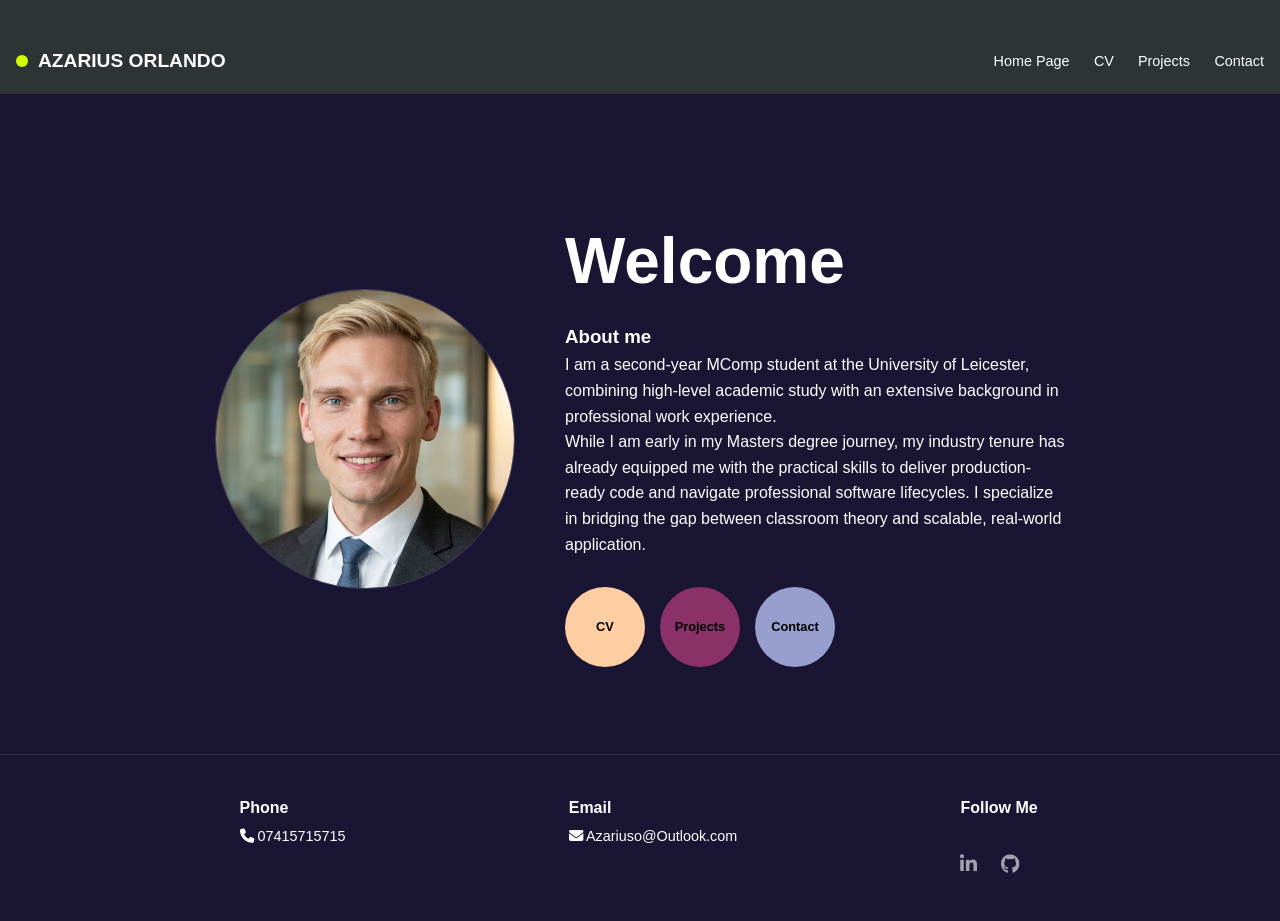
<file: index.html>
<!DOCTYPE html>
<html lang="en">
<head>
    <meta charset="UTF-8">
    <meta name="viewport" content="width=device-width, initial-scale=1.0">
    <title>Azarius Orlando | Software Developer </title>
    <link rel="stylesheet" href="Style.css">
	<link rel="stylesheet" href="https://cdnjs.cloudflare.com/ajax/libs/font-awesome/6.5.1/css/all.min.css">
</head>
<body>

    <header>
        <div class="logo">
            <span class="dot"></span>
            <div>
                <h1>Azarius Orlando</h1>
            </div>
        </div>
        <nav>
		    <a href="index.html">Home Page</a>
            <a href="Resume.html">CV </a>
            <a href="Projects.html">Projects</a>
            <a href="Contact.html">Contact</a>
        </nav>
    </header>

    <main class="hero">
        <div class="profile-container">
            <div class="profile-pic">
                <img src="Images/suitzar.png" alt="Azarius Orlando">
            </div>
        </div>
        
        <div class="bio-container">
            <h1>Welcome</h1>
            <h3>About me</h3>
            <p>I am a second-year MComp student at the University of Leicester, combining high-level academic study with an extensive background in professional work experience.
<br>
While I am early in my Masters degree journey, my industry tenure has already equipped me with the practical skills to deliver production-ready code and navigate professional software lifecycles. 
I specialize in bridging the gap between classroom theory and scalable, real-world application.</p>
            
            <div class="button-group">
                <a href="Resume.html" class="btn yellow">CV</a>
                <a href="Projects.html" class="btn orange">Projects</a>
                <a href="Contact.html" class="btn blue">Contact</a>
            </div>
        </div>
    </main>

    <footer>
        <div class="footer-item">
            <h4>Phone</h4>
            <p><i class="fa-solid fa-phone"></i>  07415715715</p>
        </div>
        <div class="footer-item">
            <h4>Email</h4>
			
			
            <p><i class="fas fa-envelope"></i>  Azariuso@Outlook.com</p>
        </div>
        <div class="footer-item">
            <h4>Follow Me</h4>
            <div class="social-icons">
                <div class="social-links">
                <a href="https://www.linkedin.com/in/azariuso/"><i class="fab fa-linkedin-in"></i></a>
                <a href="https://github.com/AzariusO/AzariusO"><i class="fab fa-github"></i></a>
            </div>
            </div>
        </div>
    </footer>

</body>
</html>
</file>
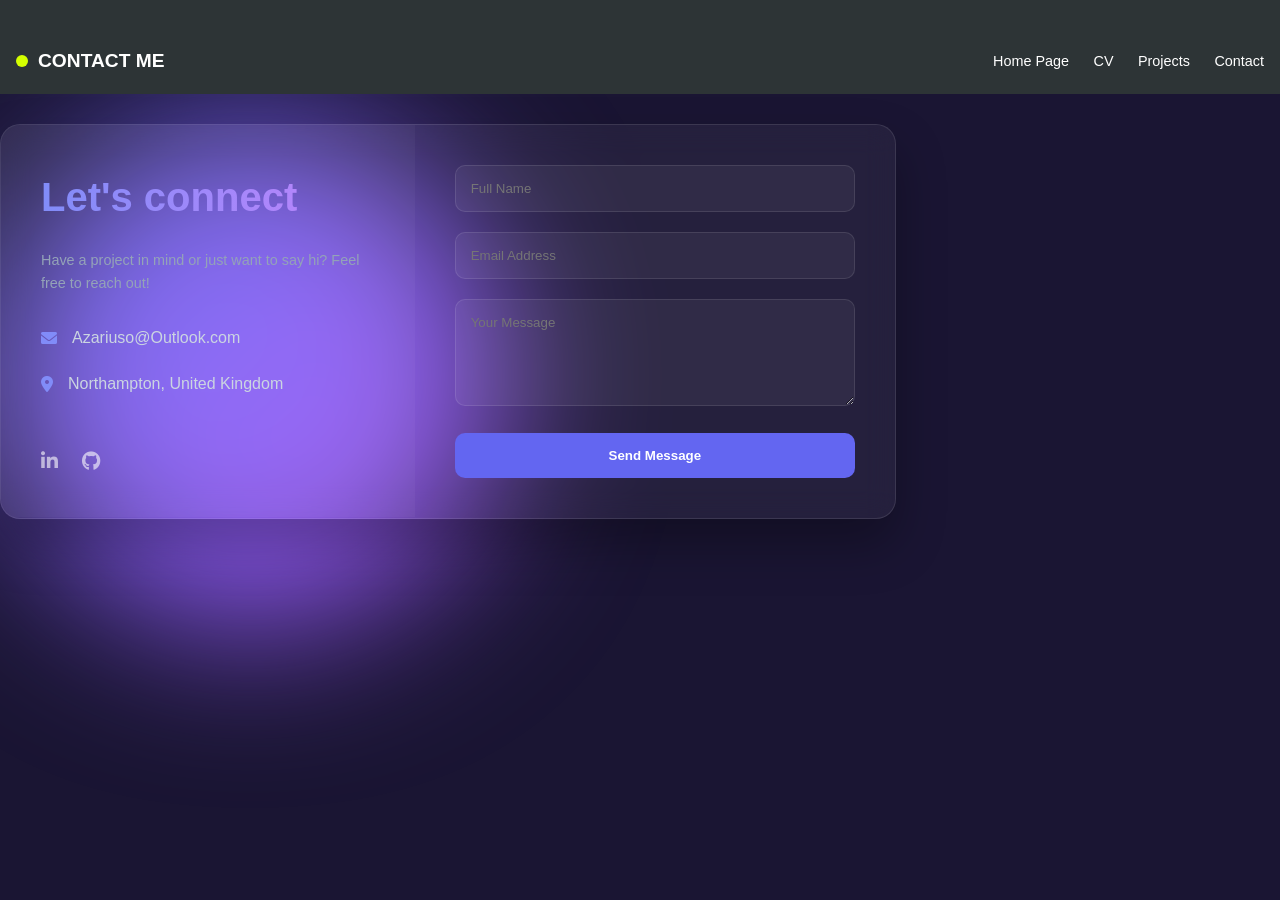
<file: Contact.html>
<!DOCTYPE html>
<html lang="en">
<head>
    <meta charset="UTF-8">
    <meta name="viewport" content="width=device-width, initial-scale=1.0">
    <title>Contact Me</title>
    <link rel="stylesheet" href="Style.css">
    <link rel="stylesheet" href="https://cdnjs.cloudflare.com/ajax/libs/font-awesome/6.0.0/css/all.min.css">
</head>
<body>
 <header>
        <div class="logo">
            <span class="dot"></span>
            <div>
               <h1>Contact Me</h1>
            </div>
        </div>
        <nav>
		    <a href="index.html">Home Page</a>
            <a href="Resume.html">CV</a>
            <a href="Projects.html">Projects</a>
            <a href="Contact.html">Contact</a>
        </nav>
    </header>
	

    <div class="background-blob"></div>
    
    <div class="contact-container">
        <div class="contact-info">
            <h2>Let's connect</h2>
            <p>Have a project in mind or just want to say hi? Feel free to reach out!</p>
            
            <div class="info-item">
                <i class="fas fa-envelope"></i>
                <span>Azariuso@Outlook.com</span>
            </div>
            <div class="info-item">
                <i class="fas fa-map-marker-alt"></i>
                <span>Northampton, United Kingdom</span>
            </div>

            <div class="social-links">
                <a href="https://www.linkedin.com/in/azariuso/"><i class="fab fa-linkedin-in"></i></a>
                <a href="https://github.com/AzariusO/AzariusO"><i class="fab fa-github"></i></a>
            </div>
        </div>

        <form method="post" action="mailto:Azariuso@Outlook.com" class="contact-form">
            <div class="input-group">
                <input type="text" placeholder="Full Name" required>
            </div>
            <div class="input-group">
                <input type="email" placeholder="Email Address" required>
            </div>
            <div class="input-group">
                <textarea placeholder="Your Message" rows="5" required></textarea>
            </div>
            <button type="submit" value="Send Email" class="submit-btn">Send Message</button>
        </form>
    </div>
</body>
</html>
</file>
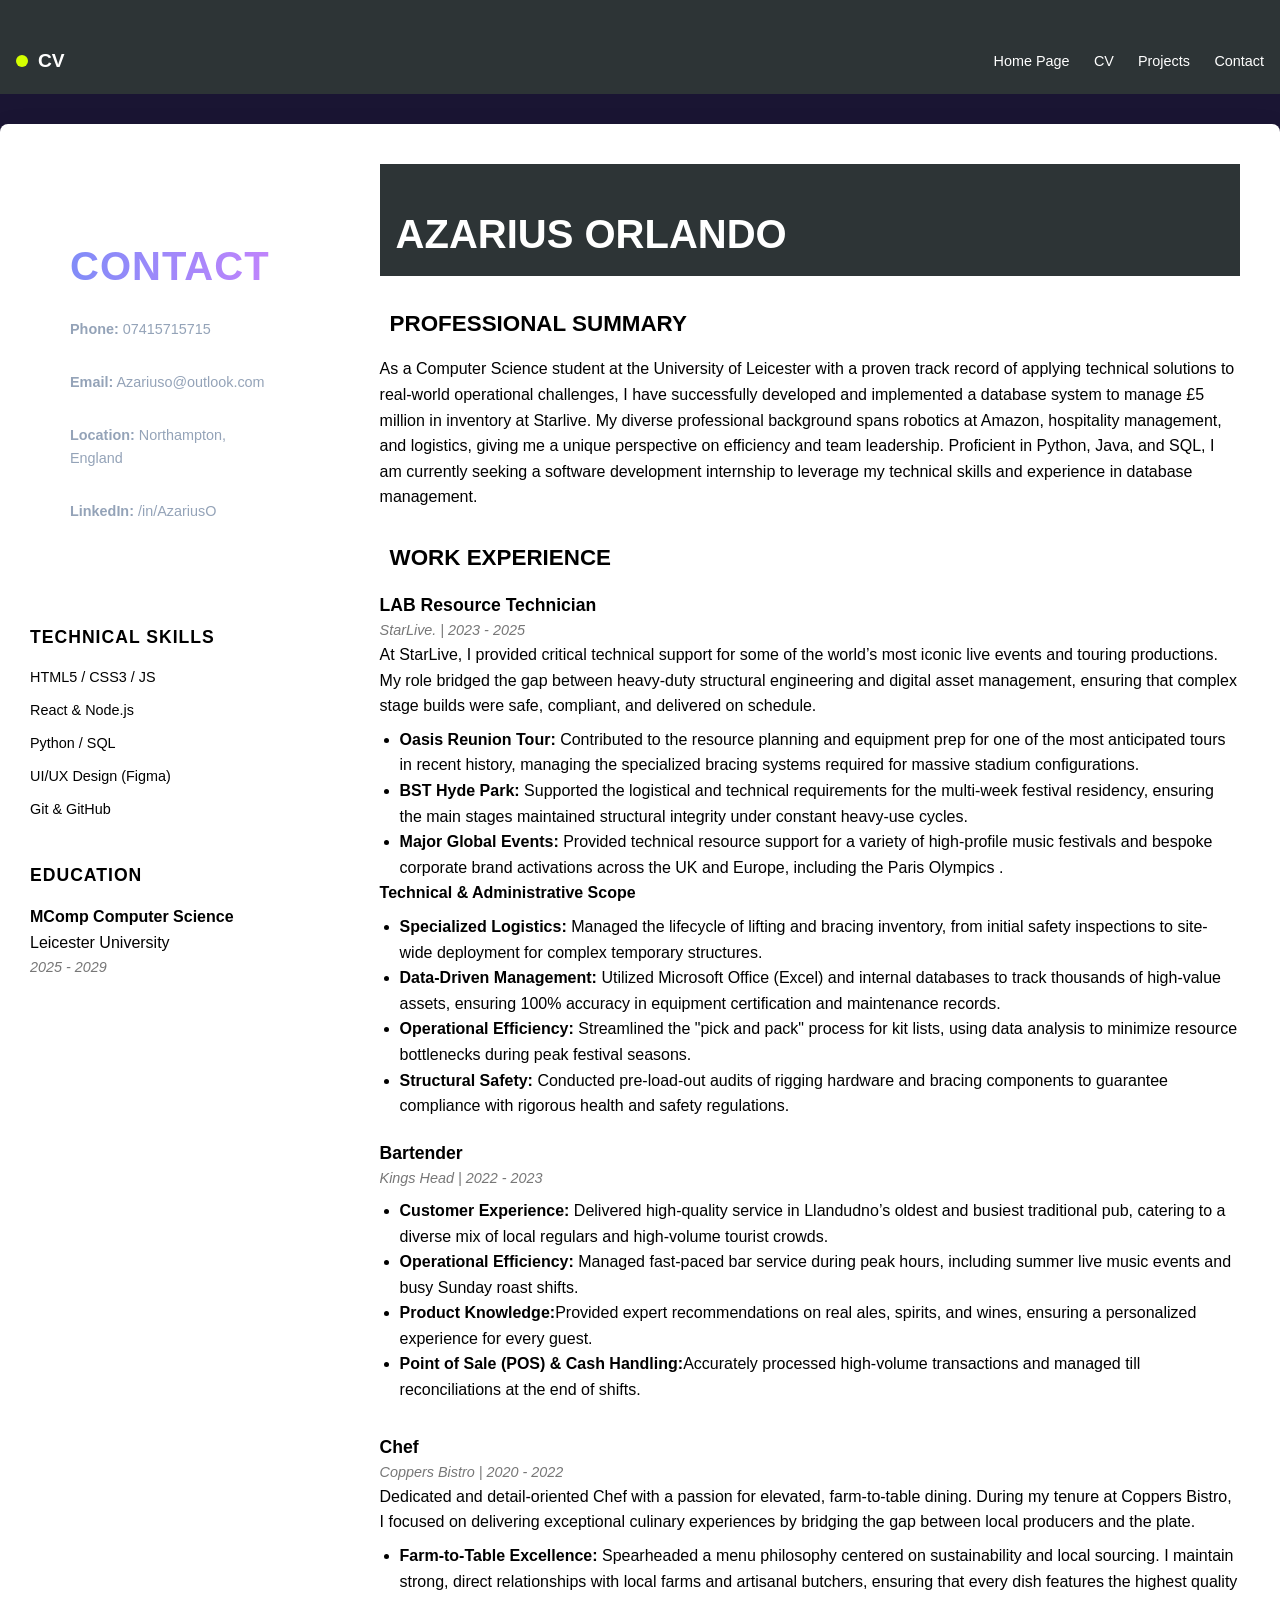
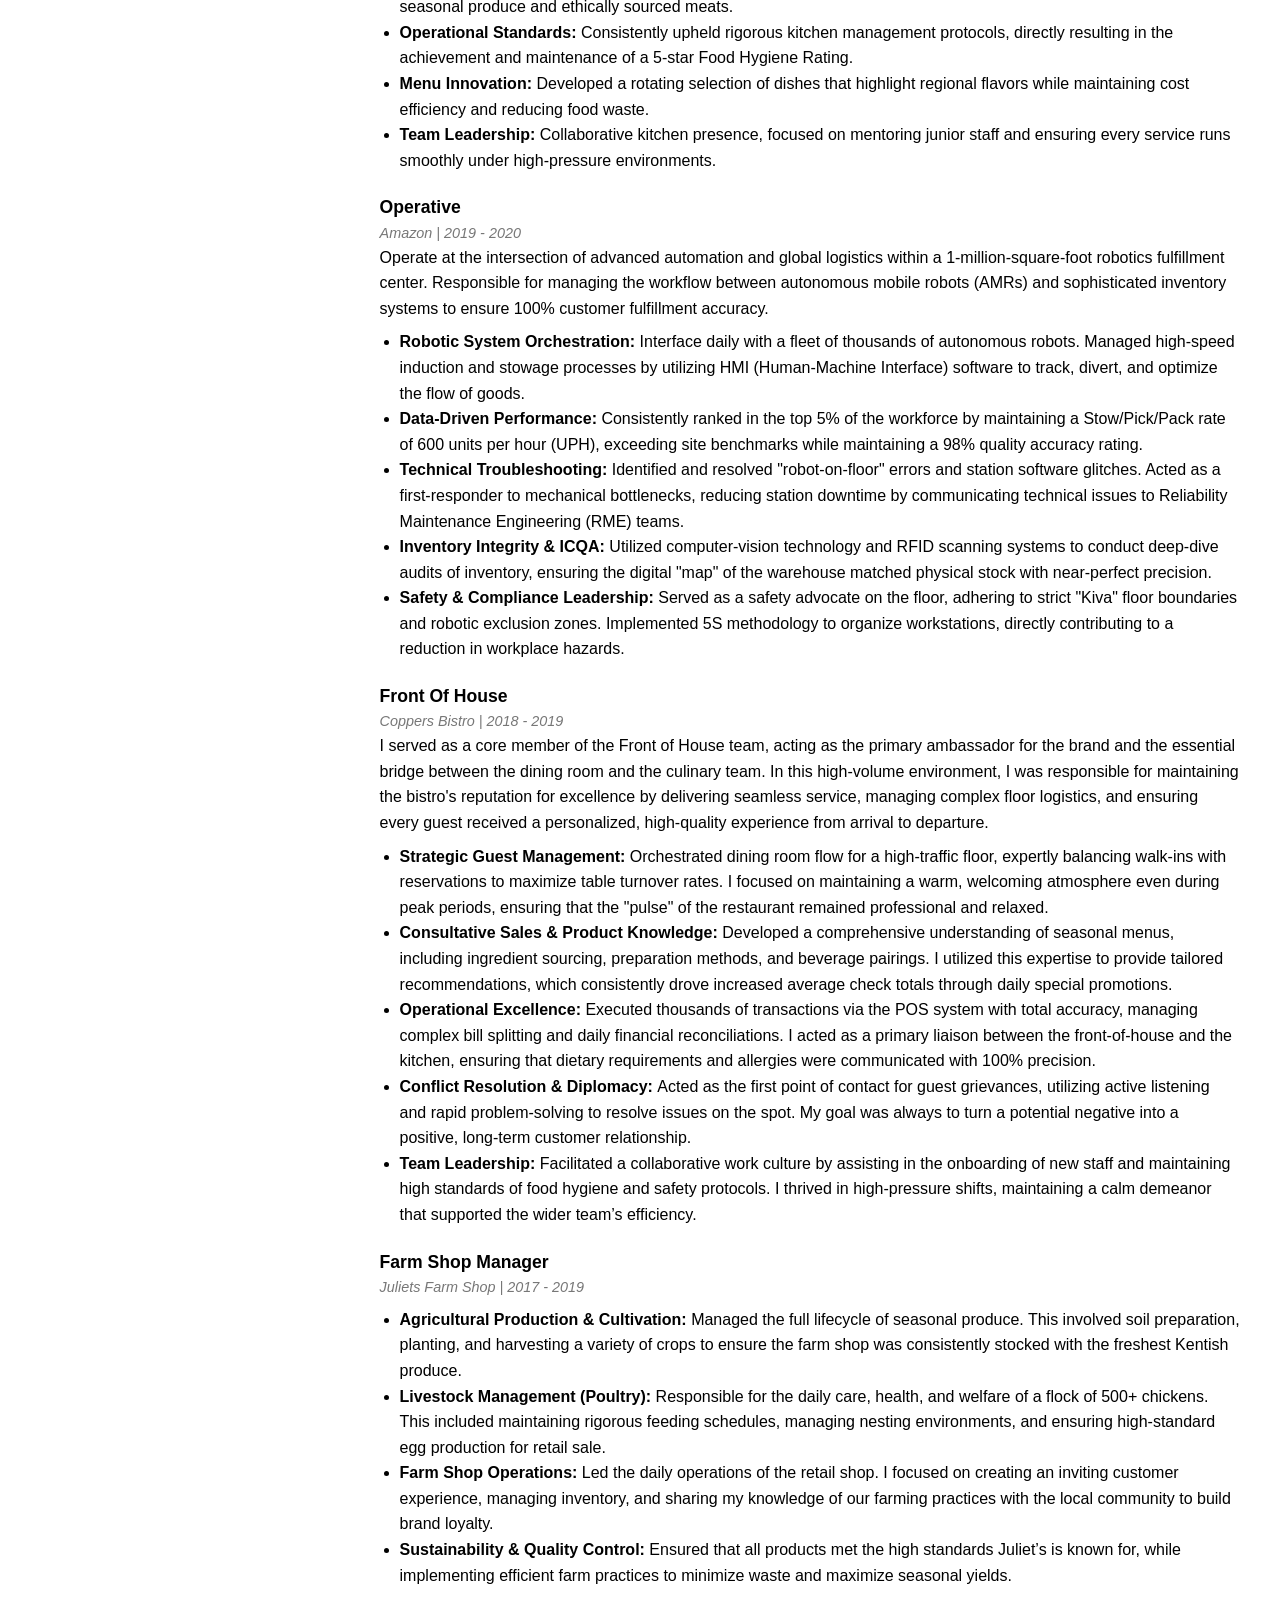
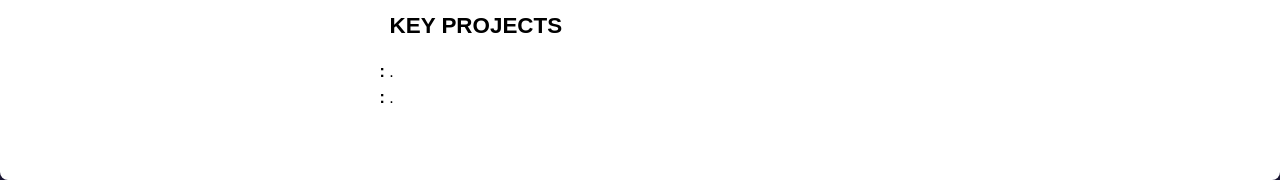
<file: Resume.html>
<!DOCTYPE html>
<html lang="en">
<head>
    <meta charset="UTF-8">
    <meta name="viewport" content="width=device-width, initial-scale=1.0">
    <title> CV | Azarius Orlando</title>
    <link rel="stylesheet" href="Style.css">
</head>
<body>
 <header>
        <div class="logo">
            <span class="dot"></span>
            <div>
               <h1>CV</h1>
            </div>
        </div>
        <nav>
		    <a href="index.html">Home Page</a>
            <a href="Resume.html">CV </a>
            <a href="Projects.html">Projects</a>
            <a href="Contact.html">Contact</a>
        </nav>
 </header>

<div class="resume-container">
    <aside class="sidebar">
        <div class="contact-info">
            <h2>Contact</h2>
            <p><strong>Phone:</strong> 07415715715</p>
            <p><strong>Email:</strong> Azariuso@outlook.com</p>
            <p><strong>Location:</strong> Northampton, England</p>
            <p><strong>LinkedIn:</strong> /in/AzariusO</p>
        </div>

        <div class="skills">
            <h2>Technical Skills</h2>
            <ul class="skills-list">
                <li>HTML5 / CSS3 / JS</li>
                <li>React & Node.js</li>
                <li>Python / SQL</li>
                <li>UI/UX Design (Figma)</li>
                <li>Git & GitHub</li>
            </ul>
        </div>

        <div class="education">
            <h2>Education</h2>
            <div class="edu">
                <p><strong>MComp Computer Science</strong></p>
                <p>Leicester University</p>
                <p class="dates">2025 - 2029</p>
            </div>
        </div>
    </aside>

    <main class="main-content">
        <header>
            <h1>Azarius Orlando</h1>
            <p></p>
        </header>

        <section class="summary">
            <h2>Professional Summary</h2>
            <p>
                As a Computer Science student at the University of Leicester with a proven track record of applying technical solutions to real-world operational challenges, 
				I have successfully developed and implemented a database system to manage £5 million in inventory at Starlive. My diverse professional background spans robotics at Amazon,
				hospitality management, and logistics, giving me a unique perspective on efficiency and team leadership. Proficient in Python, Java, and SQL, I am currently seeking a software 
				development internship to leverage my technical skills and experience in database management.
            </p>
        </section>

        <section class="experience">
            <h2>Work Experience</h2>
            
            <div class="job">
                <div class="job-title">LAB Resource Technician</div>
                <div class="company-name">StarLive. | 2023 - 2025</div>
				<p>At StarLive, I provided critical technical support for some of the world’s most iconic live events and touring productions. 
				My role bridged the gap between heavy-duty structural engineering and digital asset management, ensuring that complex stage builds
				were safe, compliant, and delivered on schedule.
				</p>
                <ul class="job-desc">
                    <li><strong>Oasis Reunion Tour:</strong> Contributed to the resource planning and equipment prep for one of the most anticipated tours in recent history, 
					managing the specialized bracing systems required for massive stadium configurations.</li>
                    <li><strong>BST Hyde Park:</strong> Supported the logistical and technical requirements for the multi-week festival residency, 
					ensuring the main stages maintained structural integrity under constant heavy-use cycles.</li>
                    <li><strong>Major Global Events:</strong> Provided technical resource support for a variety of high-profile music festivals and bespoke corporate brand 
					activations across the UK and Europe, including the Paris Olympics .</li>
                </ul>
				<p><strong>Technical & Administrative Scope</strong></p>
				<ul class="job-desc">
					<li><strong>Specialized Logistics:</strong> Managed the lifecycle of lifting and bracing inventory, from initial safety inspections to site-wide deployment for complex temporary structures.</li>
					<li><strong>Data-Driven Management:</strong> Utilized Microsoft Office (Excel) and internal databases to track thousands of high-value assets, ensuring 100% accuracy in equipment certification and maintenance records.</li>
					<li><strong>Operational Efficiency:</strong> Streamlined the "pick and pack" process for kit lists, using data analysis to minimize resource bottlenecks during peak festival seasons.</li>
					<li><strong>Structural Safety:</strong> Conducted pre-load-out audits of rigging hardware and bracing components to guarantee compliance with rigorous health and safety regulations.</li>
				</ul>
            </div>

            <div class="job">
                <div class="job-title">Bartender</div>
                <div class="company-name"> Kings Head | 2022 - 2023 </div>
                <ul class="job-desc">
                    <li><strong>Customer Experience: </strong>Delivered high-quality service in Llandudno’s oldest and busiest traditional pub, catering to a diverse mix of local regulars and high-volume tourist crowds.</li>
                    <li><strong>Operational Efficiency: </strong>Managed fast-paced bar service during peak hours, including summer live music events and busy Sunday roast shifts.</li>
					<li><strong>Product Knowledge:</strong>Provided expert recommendations on real ales, spirits, and wines, ensuring a personalized experience for every guest.</li>
					<li><strong>Point of Sale (POS) & Cash Handling:</strong>Accurately processed high-volume transactions and managed till reconciliations at the end of shifts.</li>
                </ul>
            </div>
        </section>

     <div class="job">
                <div class="job-title">Chef</div>
                <div class="company-name"> Coppers Bistro | 2020 - 2022 </div>
				<p>Dedicated and detail-oriented Chef with a passion for elevated, farm-to-table dining. During my tenure at Coppers Bistro,
				I focused on delivering exceptional culinary experiences by bridging the gap between local producers and the plate.<p>
                <ul class="job-desc">
                    <li><strong>Farm-to-Table Excellence: </strong>Spearheaded a menu philosophy centered on sustainability and local sourcing. I maintain strong, direct relationships with local farms and artisanal butchers, 
					ensuring that every dish features the highest quality seasonal produce and ethically sourced meats.</li>
                    <li><strong>Operational Standards: </strong>Consistently upheld rigorous kitchen management protocols, directly resulting in the achievement and maintenance of a 5-star Food Hygiene Rating.</li>
					<li><strong>Menu Innovation: </strong>Developed a rotating selection of dishes that highlight regional flavors while maintaining cost efficiency and reducing food waste.</li>
					<li><strong>Team Leadership: </strong>Collaborative kitchen presence, focused on mentoring junior staff and ensuring every service runs smoothly under high-pressure environments.</li>
                </ul>
            </div>
        </section>
		
		     <div class="job">
                <div class="job-title">Operative</div>
                <div class="company-name"> Amazon | 2019 - 2020 </div>
				<p>Operate at the intersection of advanced automation and global logistics within a 1-million-square-foot robotics fulfillment center. 
				Responsible for managing the workflow between autonomous mobile robots (AMRs) and sophisticated inventory systems to ensure 100% customer fulfillment accuracy.</p>
                <ul class="job-desc">
                    <li><strong>Robotic System Orchestration: </strong>Interface daily with a fleet of thousands of autonomous robots. Managed high-speed induction and stowage processes by utilizing HMI (Human-Machine Interface) software to track, divert, and optimize the flow of goods.</li>
                    <li><strong>Data-Driven Performance: </strong>Consistently ranked in the top 5% of the workforce by maintaining a Stow/Pick/Pack rate of  600 units per hour (UPH), exceeding site benchmarks while maintaining a 98% quality accuracy rating.</li>
					<li><strong>Technical Troubleshooting: </strong>Identified and resolved "robot-on-floor" errors and station software glitches. Acted as a first-responder to mechanical bottlenecks, reducing station downtime by communicating technical issues to Reliability Maintenance Engineering (RME) teams.</li>
					<li><strong>Inventory Integrity & ICQA: </strong>Utilized computer-vision technology and RFID scanning systems to conduct deep-dive audits of inventory, ensuring the digital "map" of the warehouse matched physical stock with near-perfect precision.</li>
					<li><strong>Safety & Compliance Leadership: </strong>Served as a safety advocate on the floor, adhering to strict "Kiva" floor boundaries and robotic exclusion zones. Implemented 5S methodology to organize workstations, directly contributing to a reduction in workplace hazards.</li>
                </ul>
            </div>
        </section>
		
		     <div class="job">
                <div class="job-title">Front Of House</div>
                <div class="company-name"> Coppers Bistro | 2018 - 2019 </div>
				<p>I served as a core member of the Front of House team, acting as the primary ambassador for the brand and the essential bridge between the dining room and the culinary team. In this high-volume environment, 
				I was responsible for maintaining the bistro's reputation for excellence by delivering seamless service, managing complex floor logistics, and ensuring every guest received a personalized, high-quality experience from arrival to departure.</p>
                <ul class="job-desc">
                    <li><strong>Strategic Guest Management: </strong>Orchestrated dining room flow for a high-traffic floor, expertly balancing walk-ins with reservations to maximize table turnover rates. I focused on maintaining a warm, welcoming atmosphere even during peak periods, ensuring that the "pulse" of the restaurant remained professional and relaxed.</li>
                    <li><strong>Consultative Sales & Product Knowledge: </strong>Developed a comprehensive understanding of seasonal menus, including ingredient sourcing, preparation methods, and beverage pairings. I utilized this expertise to provide tailored recommendations, which consistently drove increased average check totals through daily special promotions.</li>
					<li><strong>Operational Excellence: </strong>Executed thousands of transactions via the POS system with total accuracy, managing complex bill splitting and daily financial reconciliations. I acted as a primary liaison between the front-of-house and the kitchen, ensuring that dietary requirements and allergies were communicated with 100% precision.</li>
					<li><strong>Conflict Resolution & Diplomacy: </strong>Acted as the first point of contact for guest grievances, utilizing active listening and rapid problem-solving to resolve issues on the spot. My goal was always to turn a potential negative into a positive, long-term customer relationship.</li>
					<li><strong>Team Leadership: </strong> Facilitated a collaborative work culture by assisting in the onboarding of new staff and maintaining high standards of food hygiene and safety protocols. I thrived in high-pressure shifts, maintaining a calm demeanor that supported the wider team’s efficiency.</li>
                </ul>
            </div>
        </section>
		
		     <div class="job">
                <div class="job-title">Farm Shop Manager</div>
                <div class="company-name">Juliets Farm Shop | 2017 - 2019 </div>
                <ul class="job-desc">
                    <li><strong>Agricultural Production & Cultivation: </strong>Managed the full lifecycle of seasonal produce. This involved soil preparation, planting, and harvesting a variety of crops to ensure the farm shop was consistently stocked with the freshest Kentish produce.</li>
					<li><strong>Livestock Management (Poultry): </strong>Responsible for the daily care, health, and welfare of a flock of 500+ chickens. This included maintaining rigorous feeding schedules, managing nesting environments, and ensuring high-standard egg production for retail sale.</li>
					<li><strong>Farm Shop Operations: </strong>Led the daily operations of the retail shop. I focused on creating an inviting customer experience, managing inventory, and sharing my knowledge of our farming practices with the local community to build brand loyalty.</li>
					<li><strong>Sustainability & Quality Control: </strong>Ensured that all products met the high standards Juliet’s is known for, while implementing efficient farm practices to minimize waste and maximize seasonal yields.</li>
                </ul>
            </div>
        </section>
		
        <section class="projects">
            <h2>Key Projects</h2>
            <div class="job">
                <p><strong>:</strong> .</p>
                <p><strong>:</strong> .</p>
            </div>
        </section>
    </main>
</div>
</body>
</html>
</file>
<file: Style.css>
:root {
    --bg-dark: #1a1533;
    --text-white: #ffffff;
    --accent-yellow: #d4ff00;
    --accent-orange: #ff4d29;
    --accent-blue: #8ee3ef;
}

body {
    margin: 0;
    font-family: 'Arial', sans-serif;
    background-color: var(--bg-dark);
    color: var(--text-white);
}

/* Header */
header {
    display: flex;
    justify-content: space-between;
    padding: 20px 50px;
    align-items: center;
}

.logo { display: flex; align-items: center; }
.logo h1 { font-size: 1.2rem; margin: 0; }
.logo p { font-size: 0.8rem; margin: 0; opacity: 0.8; }
.dot { height: 12px; width: 12px; background: var(--accent-yellow); border-radius: 50%; margin-right: 10px; }

nav a { color: white; text-decoration: none; margin-left: 20px; font-size: 0.9rem; }

/* Hero Section */
.hero {
    display: flex;
    justify-content: center;
    align-items: center;
    min-height: 70vh;
    gap: 50px;
    padding: 0 10%;
}

.profile-pic {
    width: 300px;
    height: 300px;
    border-radius: 50%;
    overflow: hidden;
    border: 1px solid rgba(255,255,255,0.2);
}

.profile-pic img {
    width: 100%;
    height: 100%;
    object-fit: cover;
}

.bio-container { max-width: 500px; }
.bio-container h1 { font-size: 4rem; margin-bottom: 10px; }


.button-group { display: flex; gap: 15px; margin-top: 30px; }
.btn {
    width: 80px;
    height: 80px;
    border-radius: 50%;
    display: flex;
    align-items: center;
    justify-content: center;
    text-decoration: none;
    font-weight: bold;
    font-size: 0.8rem;
    color: black;
    transition: transform 0.2s;
}

.btn:hover { transform: scale(1.1); }
.yellow { background-color: #FFCDA2 ; }
.orange { background-color: #893168 ; }
.blue { background-color: #989FCE; }

/* Footer */
footer {
    display: flex;
    justify-content: space-around;
    padding: 40px 10%;
    border-top: 1px solid rgba(255,255,255,0.1);
    font-size: 0.9rem;
}

.footer-item h4 { margin-bottom: 5px; font-size: 1rem; }

body {
    font-family: 'Segoe UI', Tahoma, Geneva, Verdana, sans-serif;
    margin: 0;
    padding: 0;
    background-color: #1a1533;
    line-height: 1.6;
}

header {
    background: #2d3436;
    color: white;
    padding: 3rem 1rem;
    text-align: center;
}

.container {
    max-width: 1100px;
    margin: 2rem auto;
    padding: 0 1rem;
}

/* Project Grid Layout */
.project-grid {
    display: flex;
    flex-wrap: wrap;
    gap: 24px;
    justify-content: center;
}

.card {
    background: white;
    border-radius: 12px;
    overflow: hidden;
    width: 320px;
    box-shadow: 0 4px 6px rgba(0,0,0,0.1);
    transition: transform 0.3s ease, box-shadow 0.3s ease;
    cursor: pointer;
	color: black;
}

.card:hover {
    transform: translateY(-10px);
    box-shadow: 0 15px 30px rgba(0,0,0,0.2);
}

.card-image {
    height: 180px;
    background: #dfe6e9;
    display: flex;
    align-items: center;
    justify-content: center;
    position: relative;
    overflow: hidden;
	object-fit: contain;
}   



}
/* 2. Text Overlay Animation */
.card-image::after {
    content: "View Project";
    position: absolute;
    background: rgba(9, 132, 227, 0.9);
    color: white;
    width: 100%;
    height: 100%;
    display: flex;
    align-items: center;
    justify-content: center;
    font-weight: bold;
    opacity: 0;
    transition: opacity 0.3s ease;
}

.card:hover .card-image::after {
    opacity: 1;
}


.card-content {
    padding: 1.5rem;
}

.card-content h3 {
    margin: 0 0 0.5rem 0;
    color: #0984e3;
}

.tags {
    margin-top: 1rem;
}

.tag {
    display: inline-block;
    background: #e1f5fe;
    color: #0288d1;
    padding: 0.3rem 0.7rem;
    border-radius: 20px;
    font-size: 0.75rem;
    margin-right: 5px;
}

* {
    box-sizing: border-box;
    margin: 0;
    padding: 0;
}


.resume-container {
    max-width: 1450px;
    margin: 0 auto;
    background: #fff;
    display: flex;
    box-shadow: 0 10px 30px rgba(0,0,0,0.1);
    border-radius: 8px;
    overflow: hidden;
	color: black;
}

.sidebar {
    flex: 0 0 300px;
    background-color: var(--primary-color);
    color: var(--text-light);
    padding: 40px 30px;
}

aside {
	max-height:500px;
}

.sidebar h2 {
    text-transform: uppercase;
    font-size: 1.1rem;
    margin-bottom: 15px;
    margin-top: 30px;
    border-bottom: 2px solid var(--accent-color);
    display: inline-block;
    letter-spacing: 1px;
}

.contact-info p, .skills-list li {
    font-size: 0.9rem;
    margin-bottom: 10px;
    list-style: none;
}


.main-content {
    flex: 1;
    padding: 40px;
}

header {
    border-bottom: 3px solid var(--primary-color);
    padding-bottom: 20px;
    margin-bottom: 30px;
}

header h1 {
    font-size: 2.5rem;
    color: var(--primary-color);
    text-transform: uppercase;
    line-height: 1.1;
}

header p {
    font-size: 1.1rem;
    color: var(--accent-color);
    font-weight: bold;
    margin-top: 5px;
}

section {
    margin-bottom: 30px;
}

section h2 {
    color: var(--primary-color);
    margin-bottom: 15px;
    font-size: 1.4rem;
    text-transform: uppercase;
    border-left: 5px solid var(--accent-color);
    padding-left: 10px;
}

.job, .edu {
    margin-bottom: 20px;
}

.job-title {
    font-weight: bold;
    font-size: 1.1rem;
}

.company-name, .dates {
    color: #777;
    font-style: italic;
    font-size: 0.9rem;
}

.job-desc {
    margin-top: 8px;
    padding-left: 20px;
}


@media (max-width: 768px) {
    .resume-container {
        flex-direction: column;
    }
    
    .sidebar {
        text-align: center;
    }
    
    .sidebar h2 {
        display: block;
        width: fit-content;
        margin-left: auto;
        margin-right: auto;
    }
}



* {
    margin: 0;
    padding: 0;
    box-sizing: border-box;
    font-family: 'Segoe UI', Tahoma, Geneva, Verdana, sans-serif;
}




.background-blob {
    position: absolute;
    width: 500px;
    height: 500px;
    background: linear-gradient(135deg, #6366f1 0%, #a855f7 100%);
    filter: blur(80px);
    border-radius: 50%;
    z-index: -1;
    animation: move 10s infinite alternate;
}

@keyframes move {
    from { transform: translate(-20%, -20%); }
    to { transform: translate(30%,  30%); }
}


.contact-container {
    display: flex;
    width: 900px;
    max-width: 70%;
    background: rgba(255, 255, 255, 0.05);
    backdrop-filter: blur(15px);
    border: 1px solid rgba(255, 255, 255, 0.1);
    border-radius: 20px;
    overflow: hidden;
    box-shadow: 0 25px 50px rgba(0, 0, 0, 0.3);
	align-items: Center;
	justify-content: Center;
}


.contact-info {
    flex: 1;
    padding: 40px;
    background: rgba(255, 255, 255, 0.03);
    display: flex;
    flex-direction: column;
    justify-content: center;
}

.contact-info h2 {
    font-size: 2.5rem;
    margin-bottom: 20px;
    background: linear-gradient(to right, #818cf8, #c084fc);
    -webkit-background-clip: text;
    -webkit-text-fill-color: transparent;
}

.contact-info p {
    color: #94a3b8;
    margin-bottom: 30px;
    line-height: 1.6;
}

.info-item {
    display: flex;
    align-items: center;
    margin-bottom: 20px;
    color: #cbd5e1;
}

.info-item i {
    margin-right: 15px;
    color: #818cf8;
}

.social-links {
    margin-top: 30px;
}

.social-links a {
    color: #fff;
    font-size: 1.2rem;
    margin-right: 20px;
    transition: 0.3s;
    opacity: 0.6;
}

.social-links a:hover {
    opacity: 1;
    color: #818cf8;
    transform: translateY(-3px);
}

/* Right Side: Form */
.contact-form {
    flex: 1.2;
    padding: 40px;
    display: flex;
    flex-direction: column;
    gap: 20px;
}

.input-group input, 
.input-group textarea {
    width: 100%;
    padding: 15px;
    background: rgba(255, 255, 255, 0.05);
    border: 1px solid rgba(255, 255, 255, 0.1);
    border-radius: 10px;
    outline: none;
    color: #fff;
    transition: 0.3s;
}

.input-group input:focus, 
.input-group textarea:focus {
    border-color: #818cf8;
    background: rgba(255, 255, 255, 0.1);
}

.submit-btn {
    padding: 15px;
    background: #6366f1;
    color: white;
    border: none;
    border-radius: 10px;
    font-weight: 600;
    cursor: pointer;
    transition: 0.3s;
}

.submit-btn:hover {
    background: #4f46e5;
    box-shadow: 0 0 20px rgba(99, 102, 241, 0.4);
}

@media (max-width: 768px) {
    .contact-container {
        flex-direction: column;
    }
    .contact-info {
        padding: 30px;
    }
}
</file>
